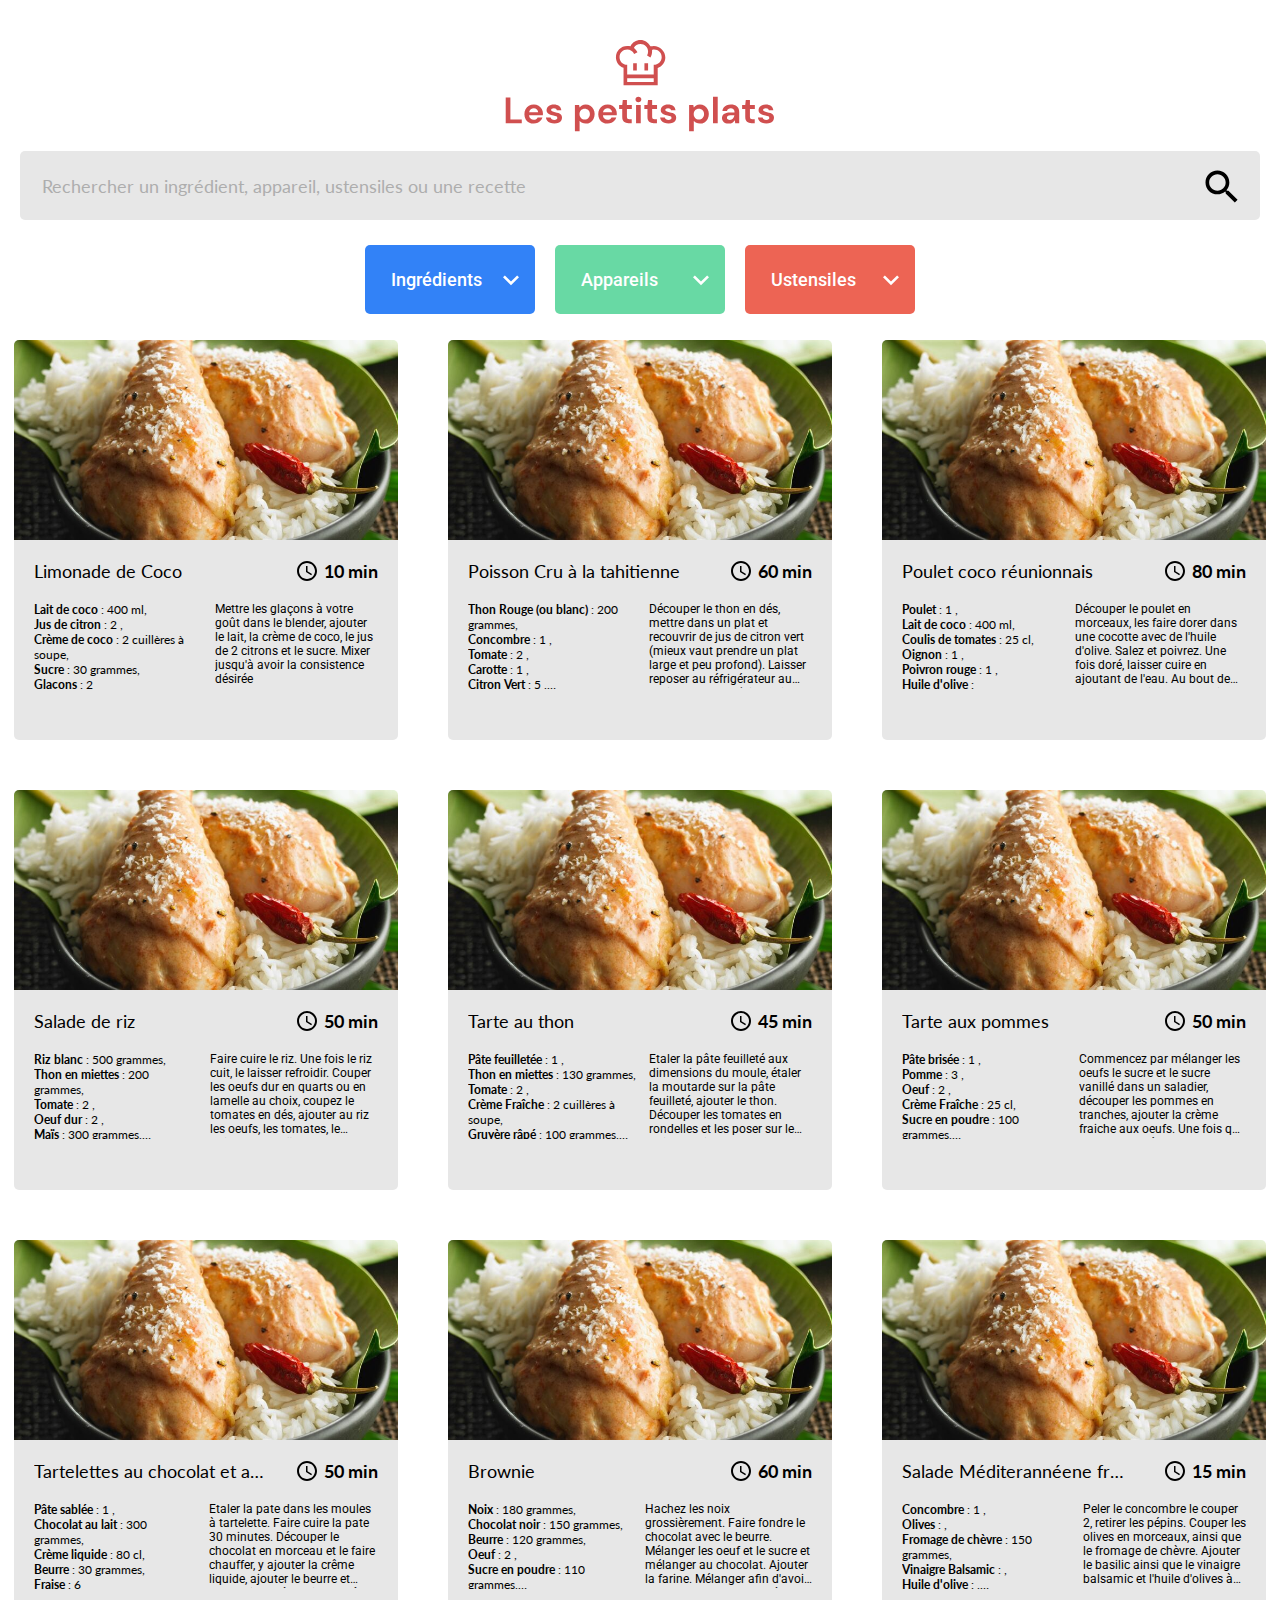
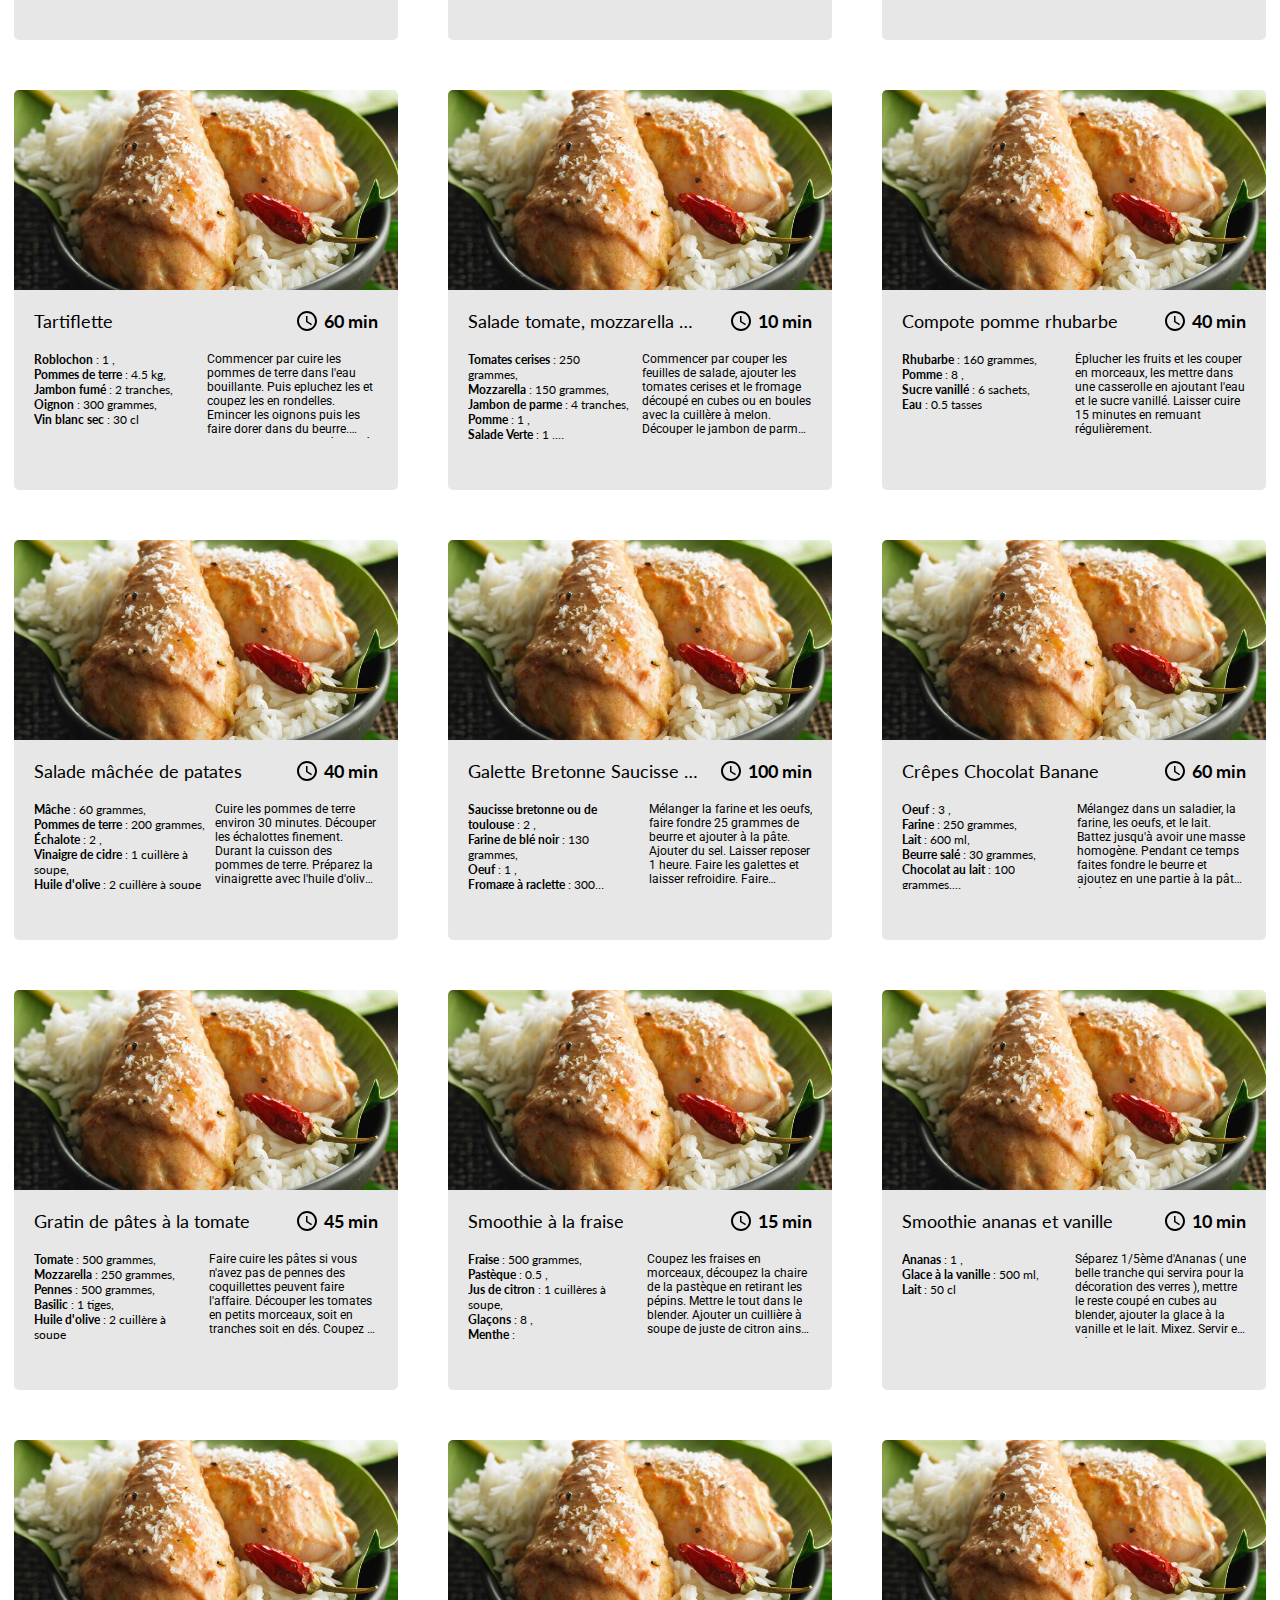
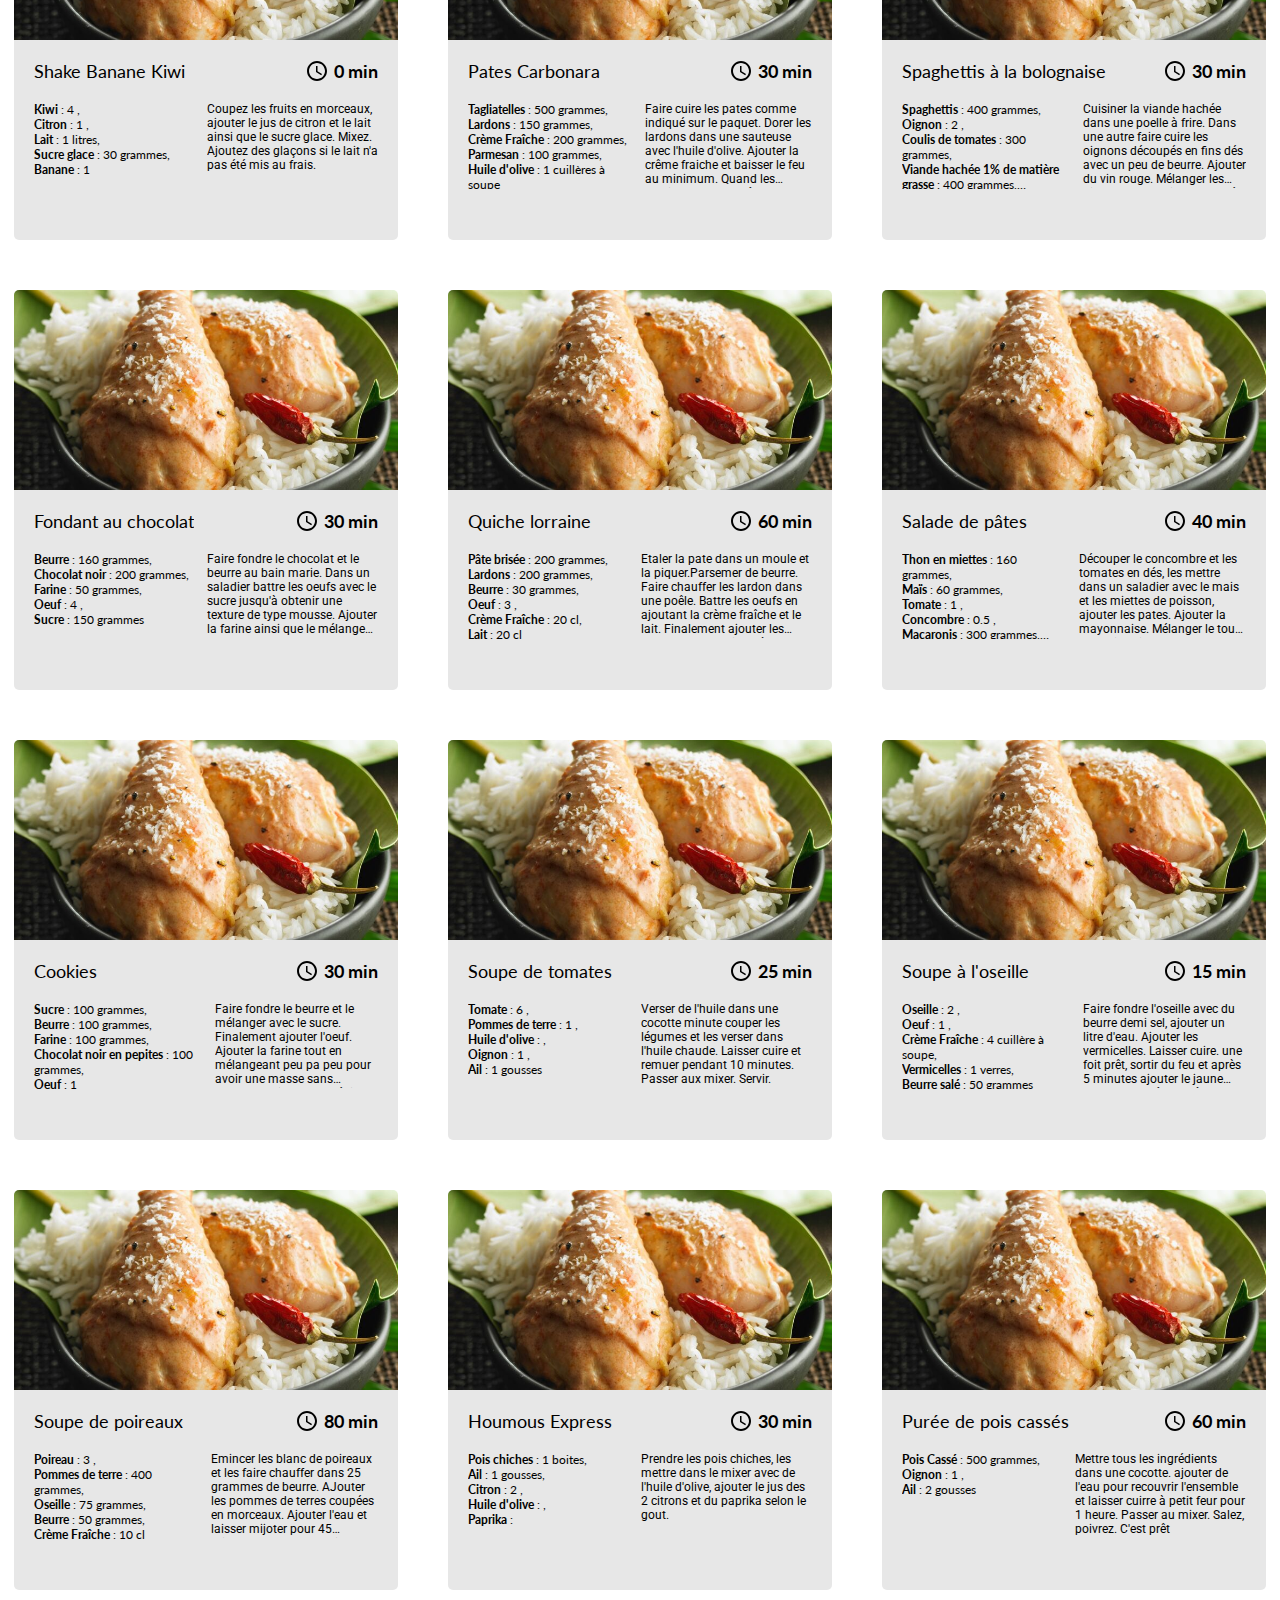
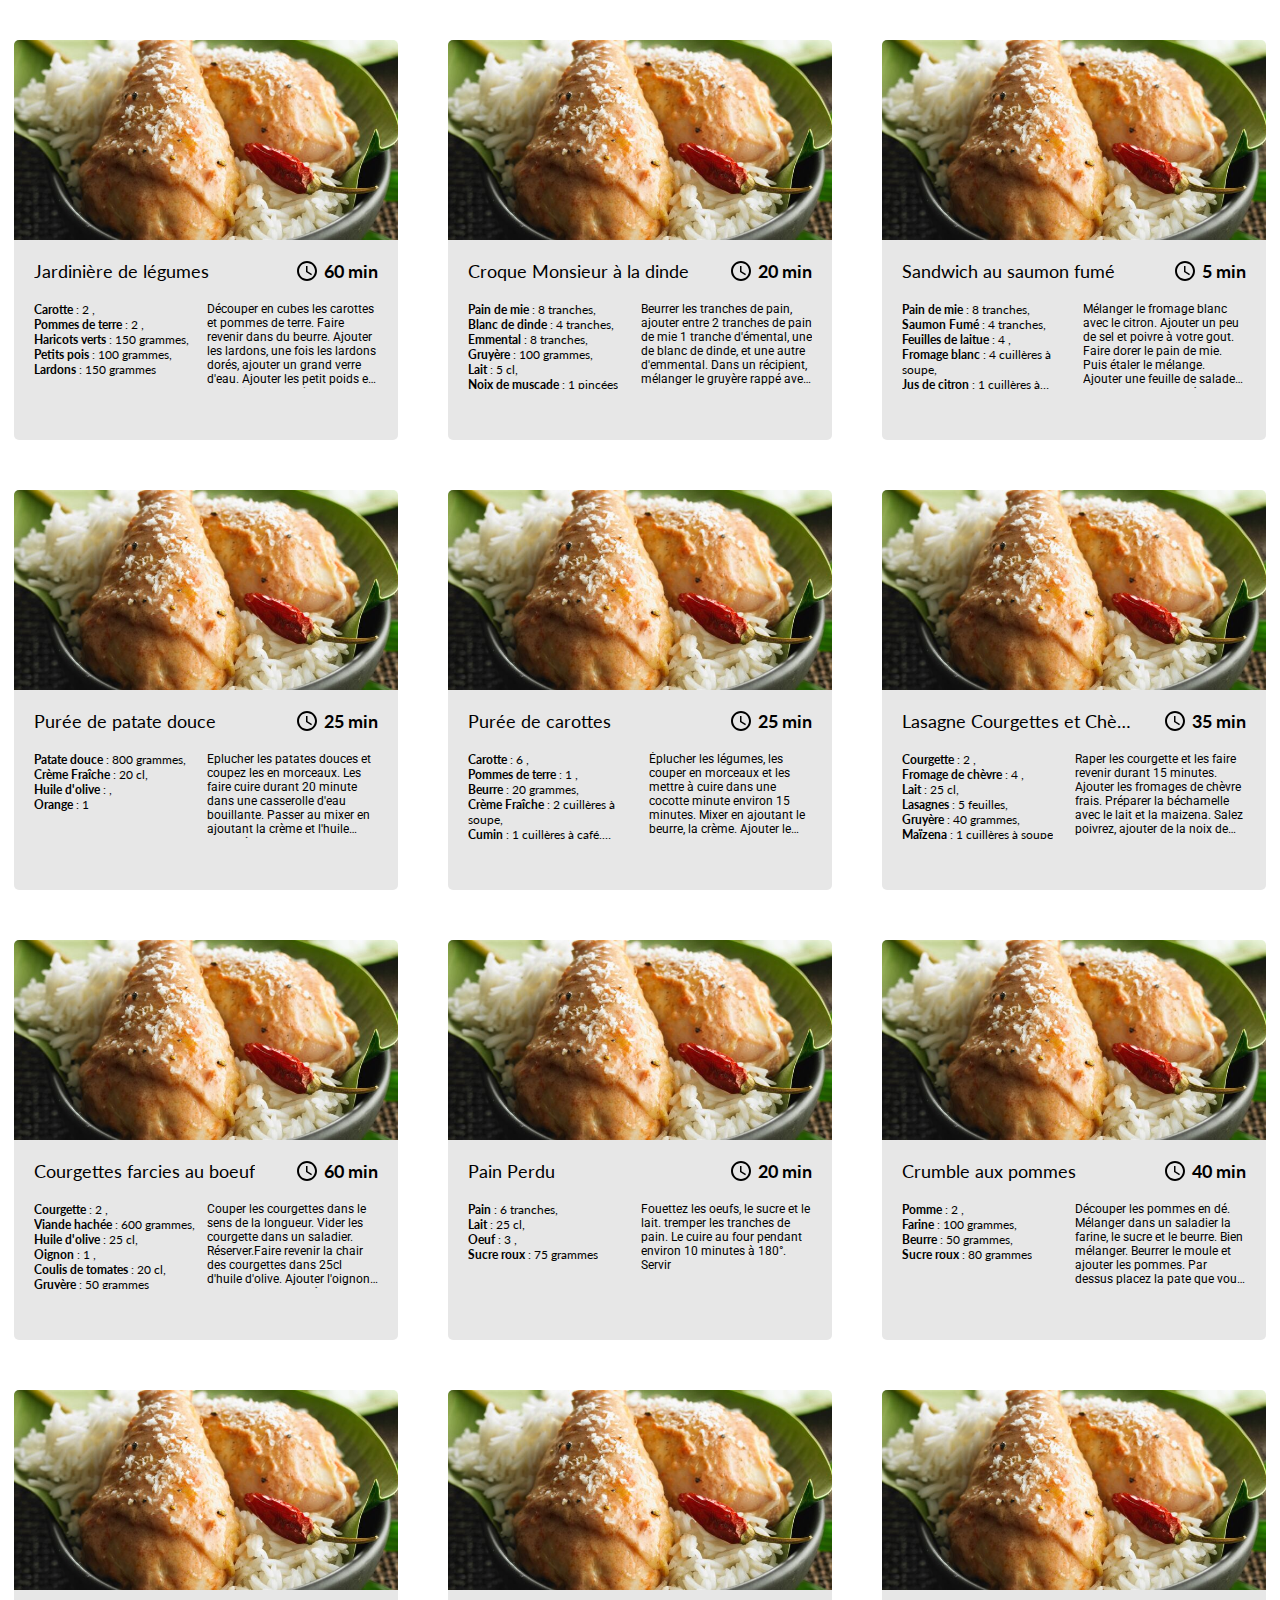
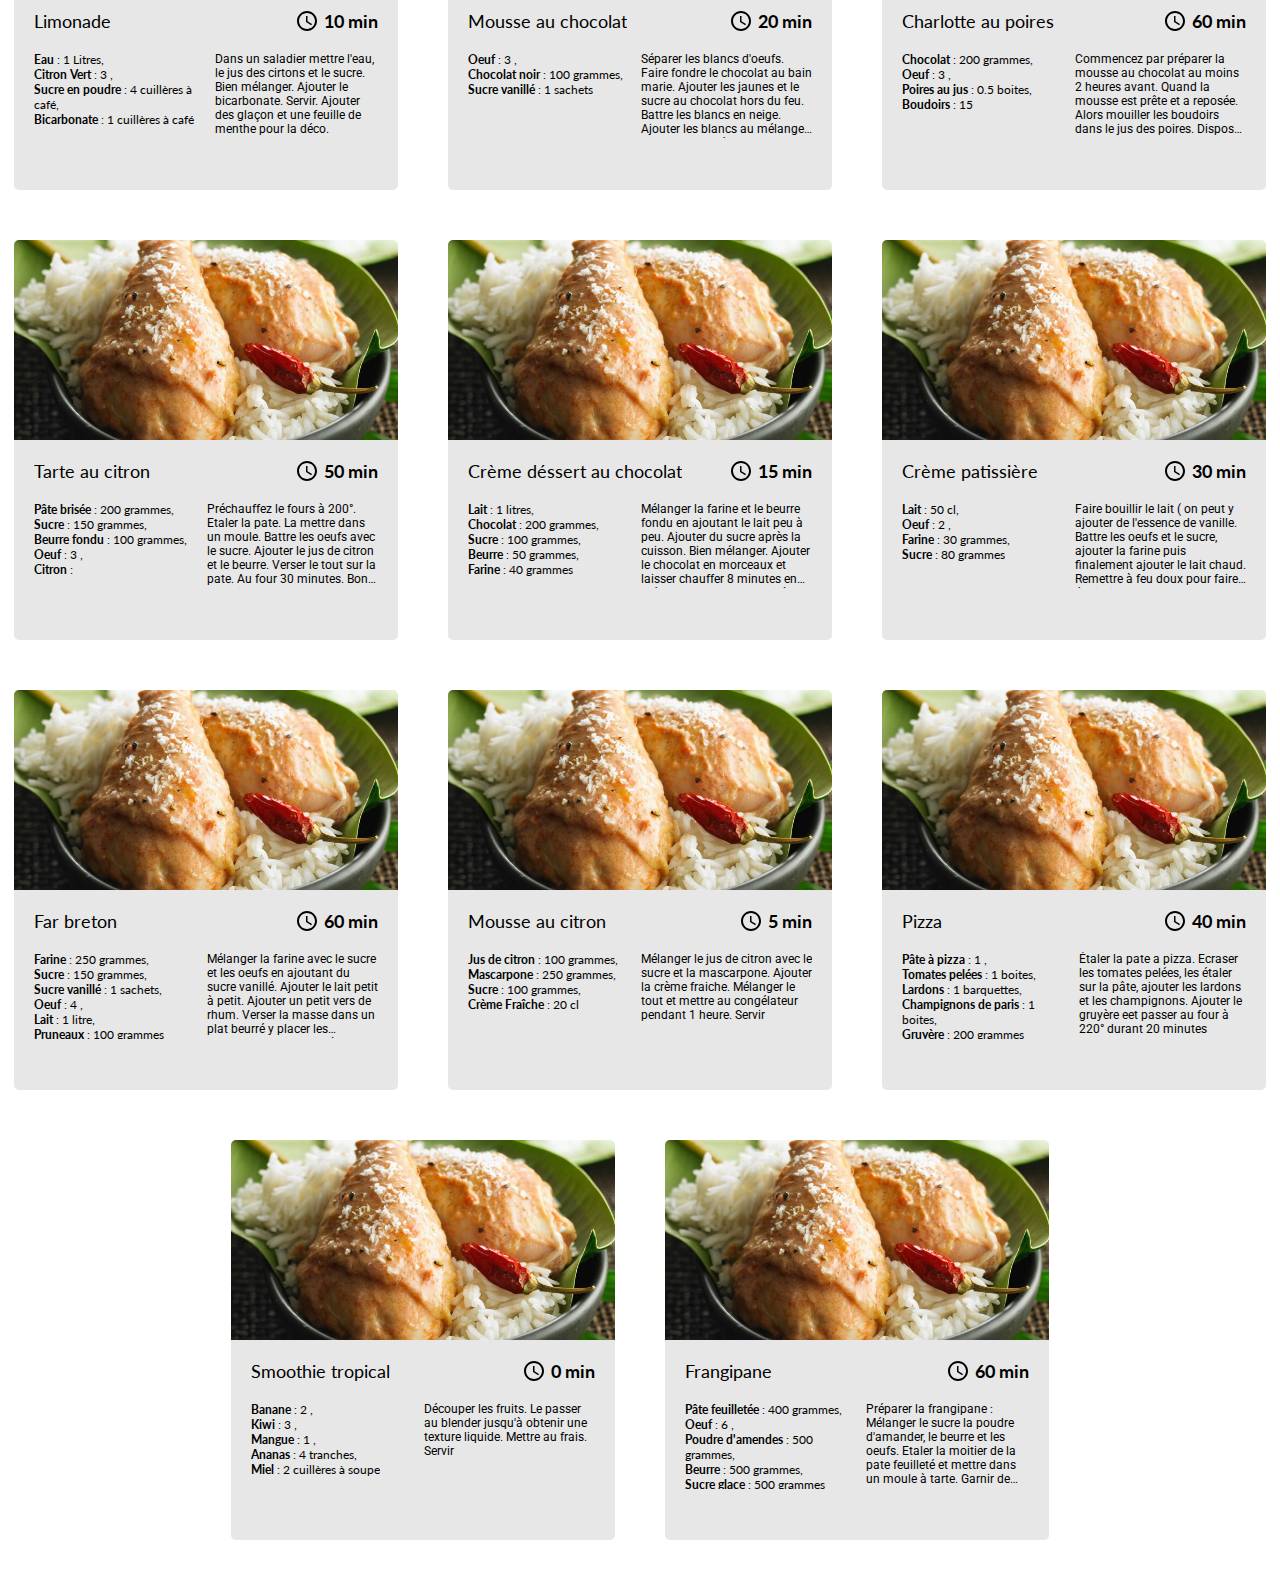
<file: index.html>
<!DOCTYPE html>
<html lang="en">

<head>
    <meta charset="UTF-8">
    <meta http-equiv="X-UA-Compatible" content="IE=edge">
    <meta name="viewport" content="width=device-width, initial-scale=1.0">
    <link rel="stylesheet" href="css/style.css" />
    <link rel="shortcut icon" href="./images/brand-logo.svg">
    <title>Les petits plats</title>
</head>

<body>
    <header>
        <div class="images">
            <img class="logo" src="images/brand-logo.svg" alt="Logo Les petits plats">
            <img class="name" src="images/brand-name.svg" alt="Brand name Les petits plats">
        </div>
        <div class="search-bar">
            <input type="search" id="site-search" name="q" aria-label="Search through site content"
                placeholder="Rechercher un ingrédient, appareil, ustensiles ou une recette">
            <button type="button"><img src="images/search-icon.svg" alt="search icon"></button>
        </div>
    </header>
    <main id="content">
        <aside class="research-tag">
        </aside>
        <nav id="filters">
            <form class="first-filter">
                <div class="filter-button">
                    <input type="search" class="ingredients-input filter-input" placeholder="Ingrédients">
                    <button type="button"><img class="ingredients-button" src="./images/more-filters.svg" alt="extend button"></button> 
                </div>
                <ul class="list-content ingredients-content"></ul>
            </form>
            <form class="second-filter">
                <div class="filter-button">
                    <input type="search" class="appliances-input filter-input" placeholder="Appareils">
                    <button type="button"><img class="appliances-button" src="./images/more-filters.svg" alt="extend button"></button>
                </div>
                <ul class="list-content appliances-content"></ul>
            </form>
            <form class="third-filter">
                <div class="filter-button">
                    <input type="search" class="ustensils-input filter-input" placeholder="Ustensiles">
                    <button type="button"><img class="ustensils-button" src="./images/more-filters.svg" alt="extend button"></button>
                </div>
                <ul class="list-content ustensils-content"></ul>
            </form>
        </nav>
        <section id="recipes">
            <h2 aria-label="hidden"> empty </h2>
        </section>
    </main>
    <script type="module" src="./js/main.js"></script>
</body>

</html>
</file>
<file: css/style.css>
@import url("https://fonts.googleapis.com/css2?family=Lato:wght@400;700&family=Roboto&display=swap");
.research-tag {
  margin: 25px 0 0 100px;
}
.research-tag .tag-item {
  background: #3282f7;
  border-radius: 5px;
  color: #fff;
  margin-right: 15px;
  font: 700 14px "Lato", sans-serif;
  justify-content: space-around;
  align-items: center;
  display: inline-flex;
  flex-direction: row;
  cursor: pointer;
}
.research-tag .tag-item .text {
  padding: 10px;
}
.research-tag .tag-item img {
  padding: 10px 10px 10px 5px;
}

#filters {
  margin: 25px 0px 25px 0px;
  display: flex;
  justify-content: center;
  max-width: 100%;
  gap: 20px;
  height: 70px;
  z-index: 10;
}
#filters .first-filter {
  z-index: 10;
}
#filters .first-filter input,
#filters .first-filter .ingredients-content {
  background: #3282f7;
}
#filters .second-filter {
  z-index: 10;
}
#filters .second-filter input,
#filters .second-filter .appliances-content {
  background: #68d9a4;
}
#filters .third-filter {
  z-index: 10;
}
#filters .third-filter input,
#filters .third-filter .ustensils-content {
  background: #ed6454;
}
#filters form .filter-button {
  position: relative;
  height: 69px;
}
#filters form .filter-button input {
  width: 170px;
  height: 100%;
  border-radius: 5px;
  border: none;
  color: #fff;
  cursor: pointer;
  font: 500 18px "Roboto", sans-serif;
  padding-left: 26px;
}
#filters form .filter-button input::placeholder {
  color: #fff;
}
#filters form .filter-button input:active, #filters form .filter-button input:focus {
  outline: none;
}
#filters form .filter-button button {
  position: absolute;
  top: 28px;
  right: 6%;
  cursor: pointer;
  background: none;
  border: none;
}
#filters form .list-content {
  margin: -7px 0 0 0;
  padding: 0;
  color: #fff;
  list-style: none;
  font: 400 18px "Lato", sans-serif;
  grid-template-columns: repeat(3, 2fr);
  grid-template-rows: 1fr;
  gap: 10px 20px;
  padding: 17.5px;
  border-radius: 5px;
  display: none;
  z-index: 10;
}
#filters form .list-content li {
  width: 200px;
  gap: 20px;
  white-space: nowrap;
  overflow: hidden;
  text-overflow: ellipsis;
  cursor: pointer;
  z-index: 10;
}
#filters form .list-content .missing {
  text-overflow: inherit;
  overflow: visible;
}

#content {
  width: 100%;
  box-sizing: border-box;
}

body {
  max-width: 100vw;
  margin: auto;
  box-sizing: border-box;
}
body header .images {
  display: flex;
  flex-direction: column;
  align-items: center;
}
body header .images .logo {
  width: 51px;
  height: 46px;
  margin: 40px 0 3px 0;
}
body header .images .name {
  width: 270px;
  height: 50px;
  margin-bottom: 12px;
}
body header .search-bar {
  display: flex;
  margin: auto;
  max-width: 1240px;
  height: 69px;
  position: relative;
}
body header .search-bar #site-search {
  font: 400 18px "Lato", sans-serif;
  padding-left: 22px;
  width: 100%;
  border-radius: 5px;
  border: none;
  background: #E7E7E7;
}
body header .search-bar #site-search:active, body header .search-bar #site-search:focus {
  outline: none;
}
body header .search-bar #site-search::placeholder {
  opacity: 0.5;
}
body header .search-bar button {
  background: none;
  border: none;
  position: absolute;
  right: 16px;
  top: 18px;
}
body #recipes {
  display: flex;
  justify-content: center;
  margin: auto;
  flex-direction: row;
  flex-wrap: wrap;
  gap: 50px;
  margin-bottom: 50px;
  width: 100%;
}
body #recipes .missing {
  font: 400 25px "Lato", sans-serif;
  margin: 25px auto;
  text-align: center;
}
body #recipes .recipeCard {
  width: 30%;
  height: 400px;
  cursor: pointer;
}
body #recipes .recipeCard h2,
body #recipes .recipeCard p {
  margin: 0;
  padding: 0;
}
body #recipes .recipeCard .image {
  width: 100%;
  height: 50%;
  border-top-left-radius: 5px;
  border-top-right-radius: 5px;
}
body #recipes .recipeCard .image img {
  width: 100%;
  height: 100%;
  object-fit: cover;
  border-top-left-radius: 5px;
  border-top-right-radius: 5px;
}
body #recipes .recipeCard .textContent {
  background: #E7E7E7;
  width: 100%;
  height: 50%;
  border-bottom-left-radius: 5px;
  border-bottom-right-radius: 5px;
}
body #recipes .recipeCard .textContent .textContentUp {
  display: flex;
  justify-content: space-between;
  font-family: "Lato", sans-serif;
  padding: 20px;
}
body #recipes .recipeCard .textContent .textContentUp .name {
  font-size: 18px;
  font-weight: 400;
  max-width: 230px;
  white-space: nowrap;
  text-overflow: ellipsis;
  overflow: hidden;
}
body #recipes .recipeCard .textContent .textContentUp .time {
  font-size: 18px;
  font-weight: 700;
  display: flex;
  align-items: center;
}
body #recipes .recipeCard .textContent .textContentUp .time .clock {
  height: 20px;
  width: 20px;
  margin-right: 7px;
}
body #recipes .recipeCard .textContent .textContentDown {
  display: flex;
  justify-content: space-between;
  padding: 0px 20px 20px 20px;
  height: 100px;
  overflow: hidden;
}
body #recipes .recipeCard .textContent .textContentDown .ingredients {
  font-family: "Lato", sans-serif;
  display: flex;
  flex-direction: column;
  margin: 0;
  padding: 0;
  list-style-type: none;
  font-size: 12px;
  max-width: 171px;
  height: 87px;
  display: -webkit-box;
  -webkit-box-orient: vertical;
  -webkit-line-clamp: 6;
  overflow: hidden;
  margin-right: 10px;
}
body #recipes .recipeCard .textContent .textContentDown .ingredients span {
  font-weight: 700;
}
body #recipes .recipeCard .textContent .textContentDown .description {
  font-family: "Roboto", sans-serif;
  font-size: 12px;
  width: 171px;
  height: 86px;
  display: -webkit-box;
  -webkit-box-orient: vertical;
  -webkit-line-clamp: 6;
  overflow: hidden;
}

@media screen and (max-width: 960px) {
  body #recipes .recipeCard {
    width: 45vw;
    height: 364px;
    cursor: pointer;
  }
  #filters {
    display: flex;
    flex-direction: column;
    align-items: center;
    height: auto;
  }
}
@media screen and (max-width: 460px) {
  body #recipes .recipeCard {
    width: 80vw;
    height: 364px;
    cursor: pointer;
  }
  #filters form .filter-button input {
    width: 100%;
    padding-left: 2px;
    font-size: 16px;
  }
  #filters form .list-content {
    margin: -7px 0 0 0;
    padding: 0;
    color: #fff;
    list-style: none;
    font: 400 18px "Lato", sans-serif;
    grid-template-columns: repeat(1, 2fr);
    grid-template-rows: 2fr;
    gap: 10px 20px;
    padding: 27.5px;
    border-radius: 5px;
    display: none;
    z-index: 10;
}
}
</file>
